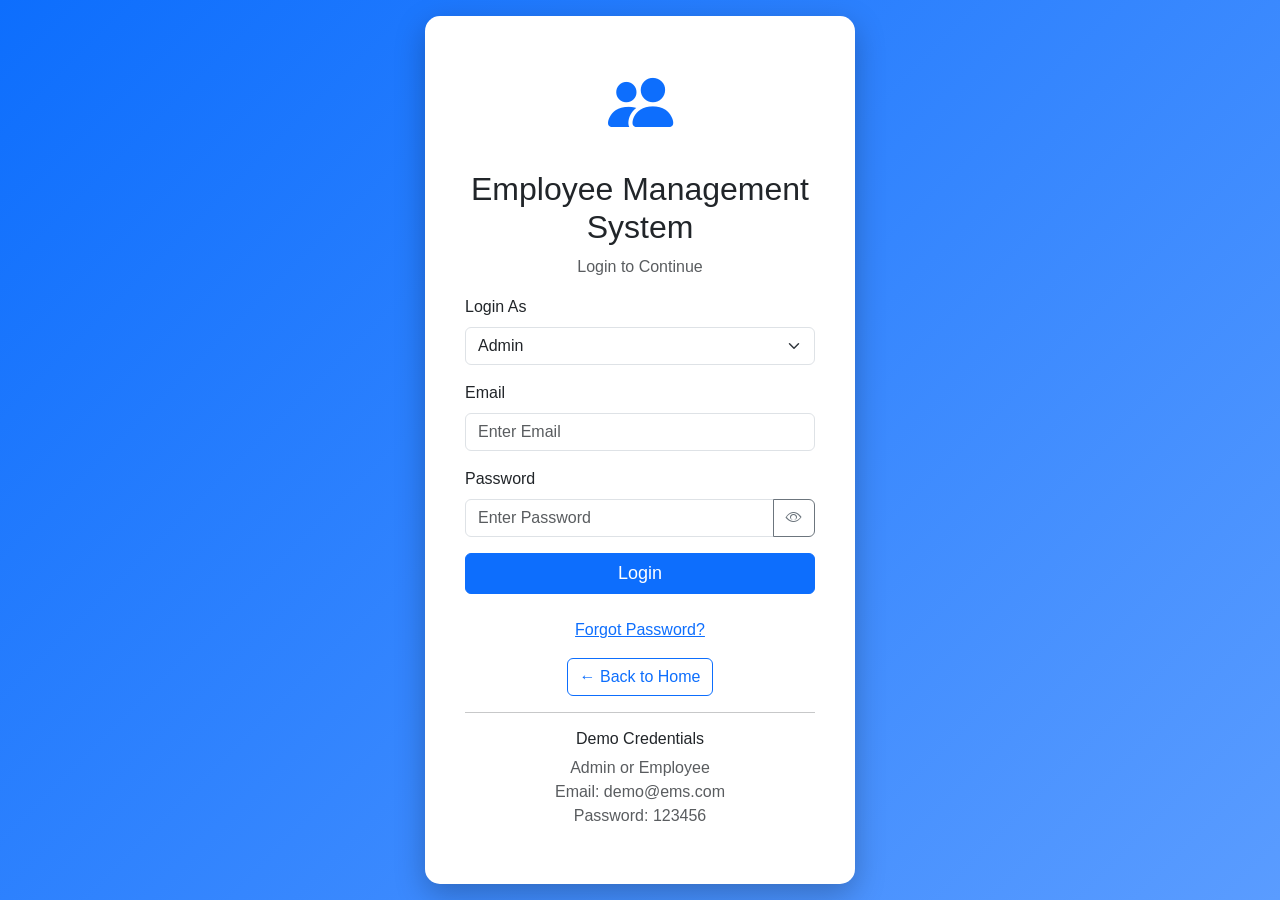
<file: login.html>
<!DOCTYPE html>
<html lang="en">
<head>
<meta charset="UTF-8">
<meta name="viewport" content="width=device-width, initial-scale=1.0">

<title>Employee Management System - Login</title>

<link href="https://cdn.jsdelivr.net/npm/bootstrap@5.3.3/dist/css/bootstrap.min.css" rel="stylesheet">
<link href="https://cdn.jsdelivr.net/npm/bootstrap-icons@1.11.3/font/bootstrap-icons.css" rel="stylesheet">

<style>

body{
    margin:0;
    padding:0;
    font-family:Arial, Helvetica, sans-serif;
    background:linear-gradient(135deg,#0d6efd,#5a9cff);
    height:100vh;
    display:flex;
    justify-content:center;
    align-items:center;
}

.login-box{

    width:430px;
    background:white;
    padding:40px;
    border-radius:15px;
    box-shadow:0px 10px 30px rgba(0,0,0,0.25);

}

.logo{

    font-size:65px;
    color:#0d6efd;

}

.btn-primary{

    font-size:18px;

}

</style>

</head>

<body>

<div class="login-box">

<div class="text-center">

<i class="bi bi-people-fill logo"></i>

<h2 class="mt-3">

Employee Management System

</h2>

<p class="text-muted">

Login to Continue

</p>

</div>

<form id="loginForm">

<div class="mb-3">

<label class="form-label">

Login As

</label>

<select class="form-select" id="role">

<option value="admin">

Admin

</option>

<option value="employee">

Employee

</option>

</select>

</div>

<div class="mb-3">

<label class="form-label">

Email

</label>

<input
type="email"
id="email"
class="form-control"
placeholder="Enter Email"
required>

</div>

<div class="mb-3">

<label class="form-label">

Password

</label>

<div class="input-group">

<input
type="password"
id="password"
class="form-control"
placeholder="Enter Password"
required>

<button
class="btn btn-outline-secondary"
type="button"
onclick="togglePassword()">

<i id="eyeIcon"
class="bi bi-eye">

</i>

</button>

</div>

</div>

<div class="d-grid">

<button
type="submit"
class="btn btn-primary">

Login

</button>

</div>

</form>

<div class="text-center mt-4">

<a href="#">Forgot Password?</a>

</div>

<div class="text-center mt-3">

<a href="index.html"
class="btn btn-outline-primary">

← Back to Home

</a>

</div>

<hr>

<div class="text-center">

<h6>Demo Credentials</h6>

<p class="text-muted">

Admin or Employee<br>
Email: demo@ems.com<br>
Password: 123456

</p>

</div>

</div>

<script>

function togglePassword(){

let password=document.getElementById("password");

let eye=document.getElementById("eyeIcon");

if(password.type==="password"){

password.type="text";

eye.className="bi bi-eye-slash";

}
else{

password.type="password";

eye.className="bi bi-eye";

}

}

document.getElementById("loginForm").addEventListener("submit",function(e){

e.preventDefault();

let email=document.getElementById("email").value;

let password=document.getElementById("password").value;

let role=document.getElementById("role").value;

if(email==="" || password===""){

alert("Please fill all fields.");

return;

}

if(role==="admin"){

window.location.href="admin/dashboard.html";

}
else{

window.location.href="employee/dashboard.html";

}

});

</script>

</body>
</html>
</file>
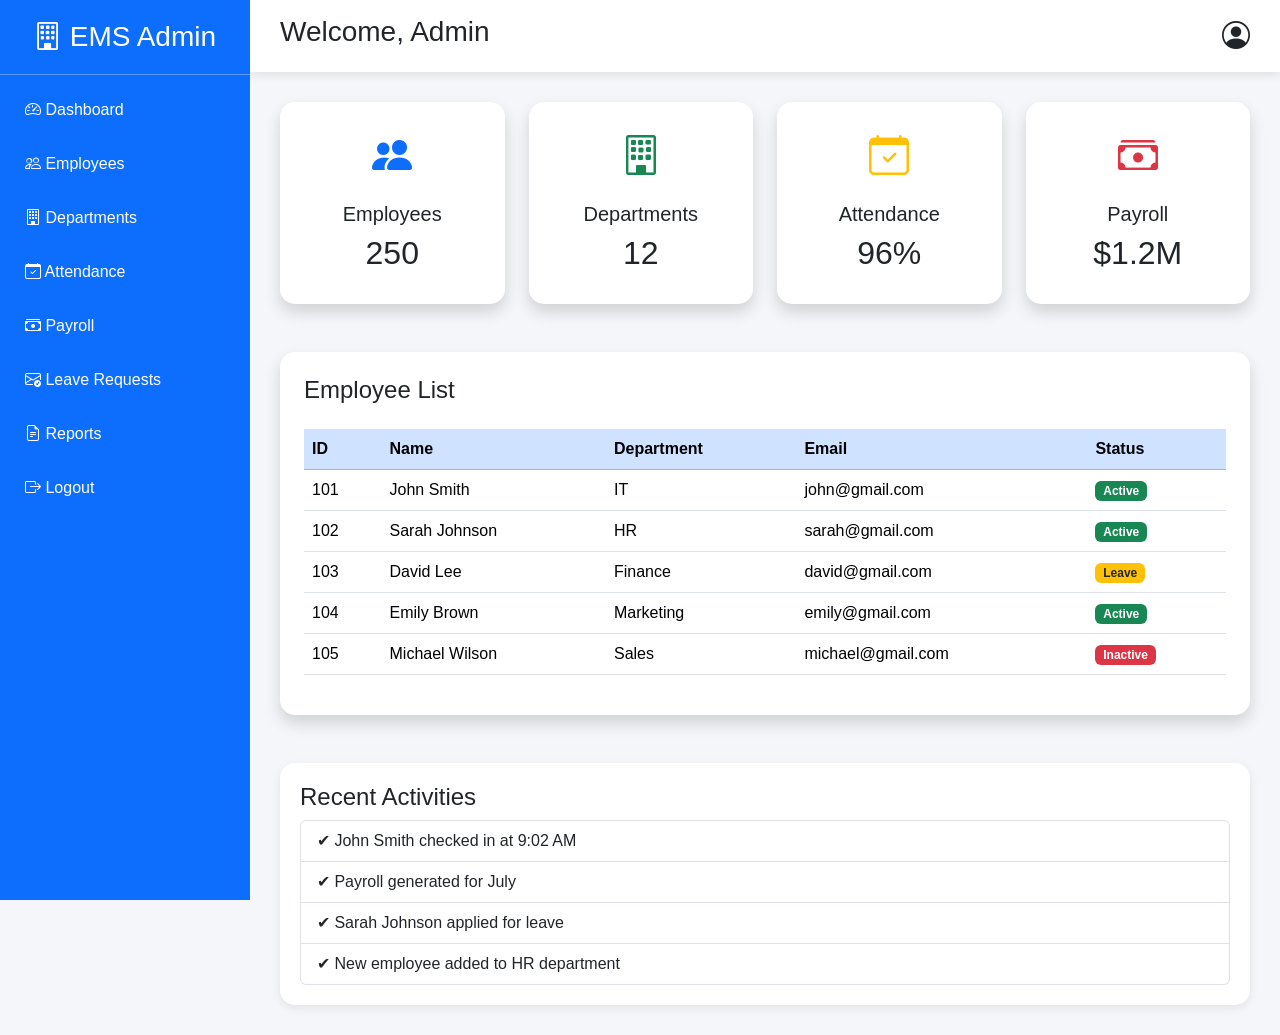
<file: admin/dashboard.html>
<!DOCTYPE html>
<html lang="en">

<head>
<meta charset="UTF-8">
<meta name="viewport" content="width=device-width, initial-scale=1.0">

<title>Admin Dashboard</title>

<link href="https://cdn.jsdelivr.net/npm/bootstrap@5.3.3/dist/css/bootstrap.min.css" rel="stylesheet">
<link href="https://cdn.jsdelivr.net/npm/bootstrap-icons@1.11.3/font/bootstrap-icons.css" rel="stylesheet">

<style>

body{
    margin:0;
    background:#f4f6f9;
    font-family:Arial, Helvetica, sans-serif;
}

.sidebar{
    position:fixed;
    width:250px;
    height:100vh;
    background:#0d6efd;
    color:white;
}

.sidebar h3{
    text-align:center;
    padding:20px 0;
    border-bottom:1px solid rgba(255,255,255,.3);
}

.sidebar a{
    display:block;
    color:white;
    text-decoration:none;
    padding:15px 25px;
    transition:.3s;
}

.sidebar a:hover{
    background:#084298;
}

.main{
    margin-left:250px;
}

.topbar{
    background:white;
    padding:15px 30px;
    box-shadow:0 2px 10px rgba(0,0,0,.1);
}

.dashboard{
    padding:30px;
}

.card{
    border:none;
    border-radius:15px;
}

.card i{
    font-size:40px;
}

.table{
    background:white;
}

.activity{
    background:white;
    border-radius:15px;
    padding:20px;
    box-shadow:0 3px 10px rgba(0,0,0,.08);
}

</style>

</head>

<body>

<div class="sidebar">

<h3>
<i class="bi bi-building"></i>
EMS Admin
</h3>

<a href="#"><i class="bi bi-speedometer2"></i> Dashboard</a>

<a href="#"><i class="bi bi-people"></i> Employees</a>

<a href="#"><i class="bi bi-building"></i> Departments</a>

<a href="#"><i class="bi bi-calendar-check"></i> Attendance</a>

<a href="#"><i class="bi bi-cash-stack"></i> Payroll</a>

<a href="#"><i class="bi bi-envelope-check"></i> Leave Requests</a>

<a href="#"><i class="bi bi-file-earmark-text"></i> Reports</a>

<a href="../index.html"><i class="bi bi-box-arrow-right"></i> Logout</a>

</div>

<div class="main">

<div class="topbar d-flex justify-content-between align-items-center">

<h3>Welcome, Admin</h3>

<div>

<i class="bi bi-person-circle fs-3"></i>

</div>

</div>

<div class="dashboard">

<div class="row g-4">

<div class="col-md-3">

<div class="card shadow p-4 text-center">

<i class="bi bi-people-fill text-primary"></i>

<h5 class="mt-3">Employees</h5>

<h2>250</h2>

</div>

</div>

<div class="col-md-3">

<div class="card shadow p-4 text-center">

<i class="bi bi-building text-success"></i>

<h5 class="mt-3">Departments</h5>

<h2>12</h2>

</div>

</div>

<div class="col-md-3">

<div class="card shadow p-4 text-center">

<i class="bi bi-calendar-check text-warning"></i>

<h5 class="mt-3">Attendance</h5>

<h2>96%</h2>

</div>

</div>

<div class="col-md-3">

<div class="card shadow p-4 text-center">

<i class="bi bi-cash-stack text-danger"></i>

<h5 class="mt-3">Payroll</h5>

<h2>$1.2M</h2>

</div>

</div>

</div>

<div class="card shadow mt-5 p-4">

<h4 class="mb-4">Employee List</h4>

<table class="table table-hover">

<thead class="table-primary">

<tr>

<th>ID</th>

<th>Name</th>

<th>Department</th>

<th>Email</th>

<th>Status</th>

</tr>

</thead>

<tbody>

<tr>

<td>101</td>

<td>John Smith</td>

<td>IT</td>

<td>john@gmail.com</td>

<td><span class="badge bg-success">Active</span></td>

</tr>

<tr>

<td>102</td>

<td>Sarah Johnson</td>

<td>HR</td>

<td>sarah@gmail.com</td>

<td><span class="badge bg-success">Active</span></td>

</tr>

<tr>

<td>103</td>

<td>David Lee</td>

<td>Finance</td>

<td>david@gmail.com</td>

<td><span class="badge bg-warning text-dark">Leave</span></td>

</tr>

<tr>

<td>104</td>

<td>Emily Brown</td>

<td>Marketing</td>

<td>emily@gmail.com</td>

<td><span class="badge bg-success">Active</span></td>

</tr>

<tr>

<td>105</td>

<td>Michael Wilson</td>

<td>Sales</td>

<td>michael@gmail.com</td>

<td><span class="badge bg-danger">Inactive</span></td>

</tr>

</tbody>

</table>

</div>

<div class="activity mt-5">

<h4>Recent Activities</h4>

<ul class="list-group">

<li class="list-group-item">
✔ John Smith checked in at 9:02 AM
</li>

<li class="list-group-item">
✔ Payroll generated for July
</li>

<li class="list-group-item">
✔ Sarah Johnson applied for leave
</li>

<li class="list-group-item">
✔ New employee added to HR department
</li>

</ul>

</div>

</div>

</div>

<script src="https://cdn.jsdelivr.net/npm/bootstrap@5.3.3/dist/js/bootstrap.bundle.min.js"></script>

</body>
</html>
</file>
